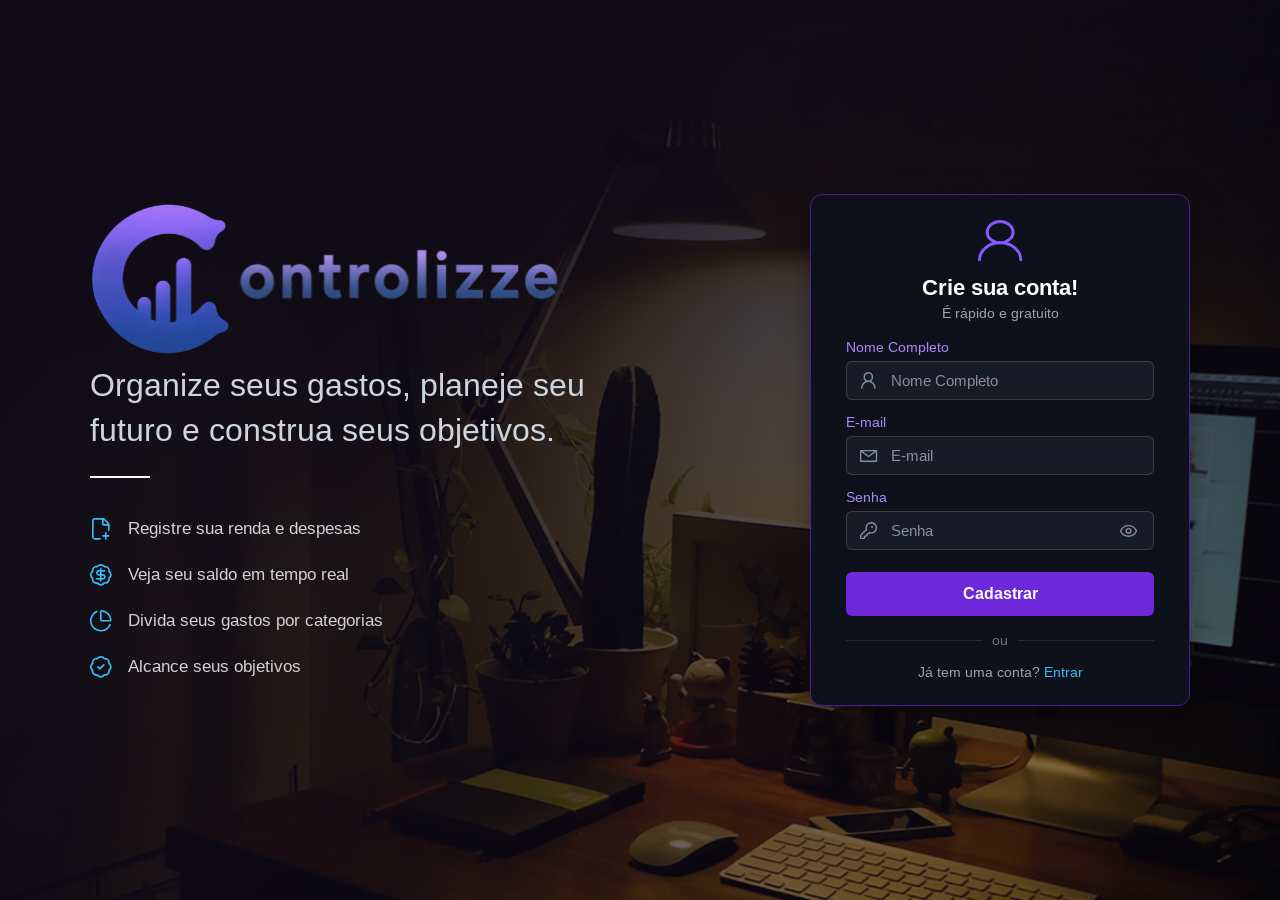
<file: telaCadastro/index.html>
<!DOCTYPE html>
<html lang="pt-br">
<head>
  <meta charset="UTF-8">
  <link rel="stylesheet" href="./css/style.css">
  <meta name="viewport" content="width=device-width, initial-scale=1.0">
  <title>Controlizze | Cadastro</title>
</head>
<body>

  <main class="main-container">
        
        <section class="info-section" aria-labelledby="info-title">

            <header class="logo">
                <img src="./assets/icons/Logotipo.svg" alt="Logotipo do site Controlizze">
            </header>
            
            <h2 id="info-title">Organize seus gastos, planeje seu futuro e construa seus objetivos.</h2>
            <hr class="divider">

            <ul class="benefits-list">
              <li>
                <img src="./assets/icons/papel.svg" alt="" aria-hidden="true" class="benefit-icon">
                <span>Registre sua renda e despesas</span>
              </li>

              <li>
                <img src="./assets/icons/dinheiro.svg" alt="" aria-hidden="true" class="benefit-icon">
                <span>Veja seu saldo em tempo real</span>
              </li>

              <li>
                <img src="./assets/icons/grafico.svg" alt="" aria-hidden="true" class="benefit-icon">
                <span>Divida seus gastos por categorias</span>
              </li>

              <li>
                <img src="./assets/icons/check.svg" alt="" aria-hidden="true" class="benefit-icon">
                <span>Alcance seus objetivos</span>
              </li>
            </ul>

        </section>

        <section class="form-section" aria-labelledby="form-title">
            <article class="card-register">
                
                <header class="form-header">
                    <img src="./assets/icons/cadastro.svg" alt="" aria-hidden="true" class="header-icon">
                    <h3 id="form-title">Crie sua conta!</h3>
                    <p class="subtitle">É rápido e gratuito</p>
                </header>

                <form action="#" method="POST">
                    <fieldset class="form-fields">
                        <legend class="sr-only">Dados de Cadastro</legend>

                        <div class="input-group">
                            <label for="name">Nome Completo</label>
                            <div class="input-wrapper">
                                <img src="./assets/icons/nome.svg" alt="" aria-hidden="true" class="input-icon">
                                <input type="text" id="name" name="name" placeholder="Nome Completo" required autocomplete="name">
                            </div>
                        </div>

                        <div class="input-group">
                            <label for="email">E-mail</label>
                            <div class="input-wrapper">
                                <img src="./assets/icons/mail.svg" alt="" aria-hidden="true" class="input-icon">
                                <input type="email" id="email" name="email" placeholder="E-mail" required autocomplete="email">
                            </div>
                        </div>

                        <div class="input-group">
                            <label for="password">Senha</label>
                            <div class="input-wrapper">
                                <img src="./assets/icons/senha.svg" alt="" aria-hidden="true" class="input-icon">
                                <input type="password" id="password" name="password" placeholder="Senha" required autocomplete="new-password">
                                <button type="button" class="btn-toggle-password" aria-label="Mostrar ou ocultar senha">
                                    <img src="./assets/icons/olho.svg" alt="" aria-hidden="true" class="eye-img">
                                </button>
                            </div>
                        </div>
                    </fieldset>

                    <button type="submit" class="btn-submit">Cadastrar</button>
                </form>

                <footer class="form-footer">
                    <div class="or-divider" role="separator">ou</div>
                    <p class="login-link">Já tem uma conta? <a href="/telaLogin/index.html">Entrar</a></p>
                </footer>

            </article>
        </section>

  </main>

  <script src="./js/script.js"></script>
</body>
</html>
</file>
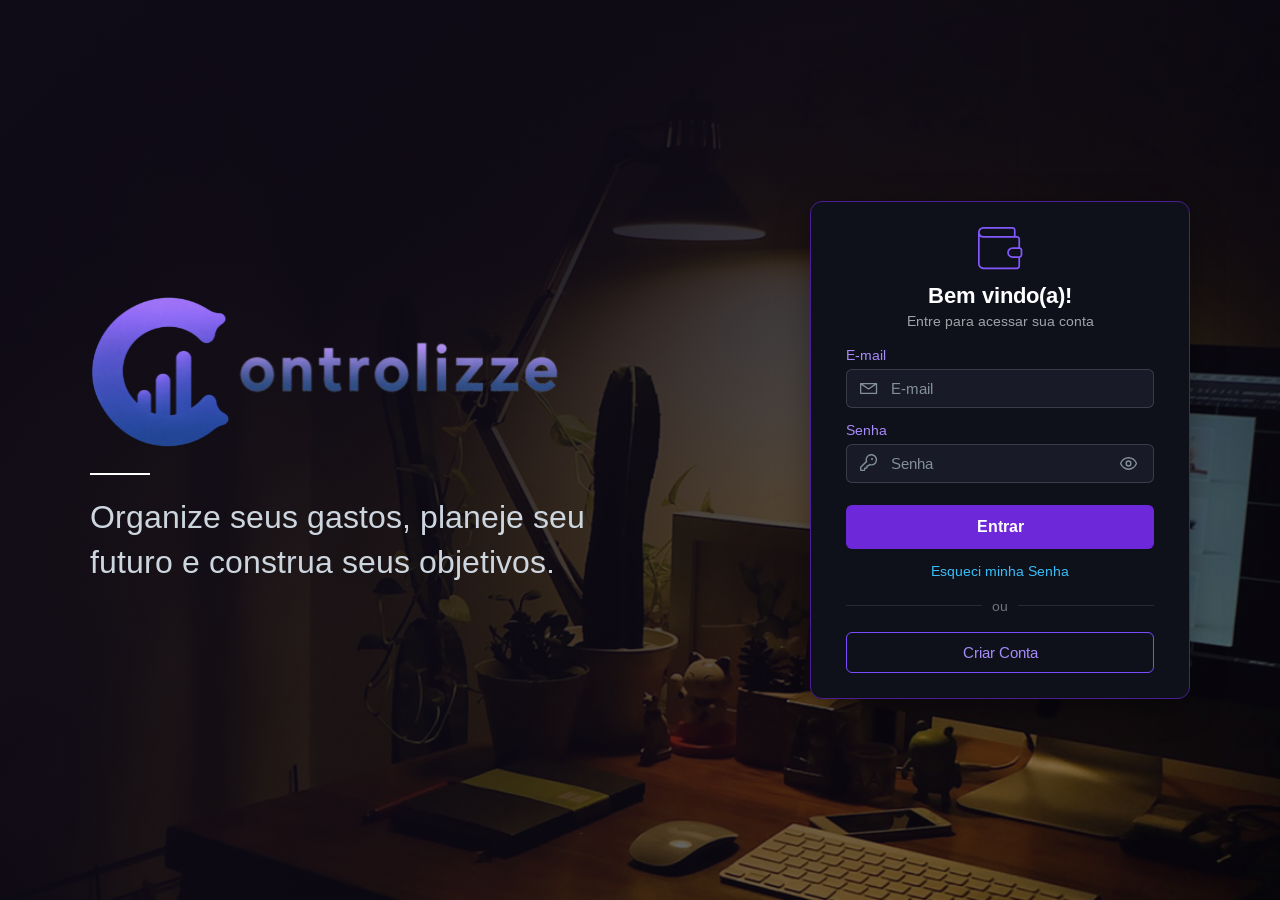
<file: telaLogin/index.html>
<!DOCTYPE html>
<html lang="pt-br">
<head>
  <meta charset="UTF-8">
  <link rel="stylesheet" href="./css/style.css">
  <meta name="viewport" content="width=device-width, initial-scale=1.0">
  <title>Controlizze | Login</title>
</head>
<body>

  <main class="main-container">
        
        <section class="info-section" aria-labelledby="info-title">
            <header class="logo">
                <img src="./assets/icons/Logotipo.svg" alt="Logotipo do site Controlizze">
            </header>
            
            <hr class="divider">
            <h2 id="info-title">Organize seus gastos, planeje seu futuro e construa seus objetivos.</h2>
        </section>

        <section class="form-section" aria-labelledby="form-title">
            <article class="card-login">
                
                <header class="form-header">
                    <img src="./assets/icons/carteira.svg" alt="" aria-hidden="true" class="header-icon">
                    <h3 id="form-title">Bem vindo(a)!</h3>
                    <p class="subtitle">Entre para acessar sua conta</p>
                </header>

                <form action="#" method="POST">
                    <fieldset class="form-fields">
                        <!-- CORREÇÃO 1: Texto ajustado para Login e tag </div> solta removida -->
                        <legend class="sr-only">Dados de Login</legend>

                        <div class="input-group">
                            <label for="email">E-mail</label>
                            <div class="input-wrapper">
                                <img src="./assets/icons/mail.svg" alt="" aria-hidden="true" class="input-icon">
                                <input type="email" id="email" name="email" placeholder="E-mail" required autocomplete="email">
                            </div>
                        </div>

                        <div class="input-group">
                            <label for="password">Senha</label>
                            <div class="input-wrapper">
                                <img src="./assets/icons/senha.svg" alt="" aria-hidden="true" class="input-icon">
                                <!-- CORREÇÃO 2: autocomplete ajustado para senha atual -->
                                <input type="password" id="password" name="password" placeholder="Senha" required autocomplete="current-password">
                                <button type="button" class="btn-toggle-password" aria-label="Mostrar ou ocultar senha">
                                    <img src="./assets/icons/olho.svg" alt="" aria-hidden="true" class="eye-img">
                                </button>
                            </div>
                        </div>
                    </fieldset>

                    <button type="submit" class="btn-submit">Entrar</button>
                    <a class="forgot-password" href="#">Esqueci minha Senha</a>
                </form>

                <footer class="form-footer">
                    <div class="or-divider" role="separator">ou</div>
                    <a href="/telaCadastro/index.html" class="btn-register-outline">Criar Conta</a>
                </footer>

            </article>
        </section>

  </main>

  <script src="./js/script.js"></script>
</body>
</html>
</file>
<file: telaCadastro/css/style.css>
@import url('https://fonts.googleapis.com/css2?family=Arimo:ital,wght@0,400..700;1,400..700&display=swap');

* {
    margin: 0;
    padding: 0;
    box-sizing: border-box;
    font-family: "Arimo", sans-serif;
}

body {
    background: linear-gradient(135deg, 
                    rgba(15, 11, 23, 1) 0%, 
                    rgba(15, 11, 23, 0.92) 35%, 
                    rgba(15, 11, 23, 0.4) 100%), 
                url('../assets/img/fundo.png') no-repeat;
    
    background-position: center; 
    background-size: cover;
    
    height: 100vh;
    display: flex;
    justify-content: center;
    align-items: center;
    color: #ffffff;
    overflow: hidden;
}


/* Esta escondendo elementos exclusivos para leitores de tela (Acessibilidade) */
.sr-only {
    position: absolute;
    width: 1px;
    height: 1px;
    padding: 0;
    margin: -1px;
    overflow: hidden;
    clip: rect(0, 0, 0, 0);
    border: 0;
}

/* 1. LAYOUT PRINCIPAL */

.main-container {
    display: flex;
    width: 100%;
    max-width: 1100px;
    justify-content: space-between;
    align-items: center;
    gap: 80px;
}

/* 2. SEÇÃO DA ESQUERDA */

.info-section {
    flex: 1;
    max-width: 550px;
}

.logo {
    display: block;
    margin-bottom: 3px;;
}

.logo img {
    width: 500px;
    height: auto;
    display: block;
}

.info-section h2 {
    font-size: 2rem;
    font-weight: 400;
    line-height: 1.4;
    margin-bottom: 1.5rem;
    color: #CDD6DF;
}

.divider {
    width: 60px;
    border: none;
    height: 2px;
    background-color: #ffffff;
    margin-bottom: 2.5rem;
}

/* Lista de Benefícios */
.benefits-list {
    list-style: none;
}

.benefits-list li {
    display: flex;
    align-items: center;
    gap: 16px;
    font-size: 1.05rem;
    margin-bottom: 1.5rem;
    color: #d1d1d6;
}

.benefit-icon {
    width: 22px;
    height: 22px;
    flex-shrink: 0;
    object-fit: contain;
}

/* 3. SEÇÃO DA DIREITA */

.form-section {
    flex: 1;
    display: flex;
    justify-content: flex-end;
}

.card-register {
    background-color: #0F111A;
    border: 1px solid #4C1D95;
    border-radius: 12px;
    padding: 25px 35px;
    width: 100%;
    max-width: 380px;
    text-align: center;
    backdrop-filter: blur(12px);
    box-shadow: 0 8px 32px 0 rgba(0, 0, 0, 0.37);
}

/* Cabeçalho do Card */

.form-header {
    margin-bottom: 18px;
}

.header-icon {
    width: 45px;
    height: auto;
    margin-bottom: 8px;
    object-fit: contain;
}

.card-register h3 {
    font-size: 1.4rem;
    font-weight: 600;
    margin-bottom: 4px;
    color: #ffffff;
}

.subtitle {
    font-size: 0.85rem;
    color: #a1a1aa;
}

/* Formulário e Inputs */

.form-fields {
    border: none;
    text-align: left;
}

.input-group {
    margin-bottom: 14px;
}

.input-group label {
    display: block;
    font-size: 0.85rem;
    color: #A78BFA;
    margin-bottom: 6px;
    font-weight: 500;
}

.input-wrapper {
    position: relative;
    display: flex;
    align-items: center;
}

.input-icon {
    position: absolute;
    left: 14px;
    width: 18px;
    height: 18px;
    object-fit: contain;
    pointer-events: none;
}

.input-wrapper input {
    width: 100%;
    padding: 10px 40px 10px 44px;
    background-color: rgba(30, 30, 46, 0.7);
    border: 1px solid rgba(255, 255, 255, 0.15);
    border-radius: 6px;
    color: #ffffff;
    font-size: 0.95rem;
    outline: none;
    transition: border-color 0.2s, background-color 0.2s;
}

.input-wrapper input:focus {
    border-color: #7c4dff;
    background-color: rgba(30, 30, 46, 0.9);
}

.input-wrapper input::placeholder {
    color: #82909B;
}

.btn-toggle-password {
    position: absolute;
    right: 12px;
    background: none;
    border: none;
    cursor: pointer;
    padding: 4px;
    display: flex;
    align-items: center;
    justify-content: center;
    z-index: 10;
}

.eye-img {
    width: 18px;
    height: 18px;
    object-fit: contain;
    transition: transform 0.15s ease, opacity 0.15s ease;
}

.btn-toggle-password::after {
    content: '';
    position: absolute;
    width: 22px;
    height: 2px;
    background-color: #a1a1aa;
    border-radius: 2px;
    transform: rotate(-45deg) scaleX(0); /* Começa invisível (escala 0) */
    transition: transform 0.25s cubic-bezier(0.4, 0, 0.2, 1);
    pointer-events: none;
}

.btn-toggle-password.is-visible::after {
    transform: rotate(-45deg) scaleX(1);
}

.btn-toggle-password.is-visible .eye-img {
    opacity: 0.6;
}

.btn-toggle-password.is-blinking .eye-img {
    transform: scaleY(0.1);
}

.btn-submit {
    width: 100%;
    padding: 12px;
    background-color: #6D28D9;
    color: #ffffff;
    border: none;
    border-radius: 6px;
    font-size: 1rem;
    font-weight: 600;
    cursor: pointer;
    margin-top: 8px;
    transition: background-color 0.2s, transform 0.1s;
}

.btn-submit:hover {
    background-color: #6200ea;
}

.btn-submit:active {
    transform: scale(0.98);
}

.or-divider {
    margin: 16px 0;
    font-size: 0.85rem;
    color: #71717a;
    display: flex;
    align-items: center;
    text-align: center;
}

.or-divider::before,
.or-divider::after {
    content: '';
    flex: 1;
    border-bottom: 1px solid rgba(255, 255, 255, 0.1);
}

.or-divider:not(:empty)::before {
    margin-right: .75em;
}

.or-divider:not(:empty)::after {
    margin-left: .75em;
}

/* Links do Rodapé */
.login-link {
    font-size: 0.9rem;
    color: #a1a1aa;
}

.login-link a {
    color: #38BDF8;
    text-decoration: none;
    font-weight: 500;
    transition: color 0.2s;
}

.login-link a:hover {
    color: #38BDF8;
    text-decoration: underline;
}
</file>
<file: telaLogin/css/style.css>
@import url('https://fonts.googleapis.com/css2?family=Arimo:ital,wght@0,400..700;1,400..700&display=swap');

* {
    margin: 0;
    padding: 0;
    box-sizing: border-box;
    font-family: "Arimo", sans-serif;
}

body {
    background: linear-gradient(135deg, 
                    rgba(15, 11, 23, 1) 0%, 
                    rgba(15, 11, 23, 0.92) 35%, 
                    rgba(15, 11, 23, 0.4) 100%), 
                url('../assets/img/fundo.png') no-repeat;
    
    background-position: center; 
    background-size: cover;
    
    height: 100vh;
    display: flex;
    justify-content: center;
    align-items: center;
    color: #ffffff;
    overflow: hidden;
}


/* Esta escondendo elementos exclusivos para leitores de tela (Acessibilidade) */
.sr-only {
    position: absolute;
    width: 1px;
    height: 1px;
    padding: 0;
    margin: -1px;
    overflow: hidden;
    clip: rect(0, 0, 0, 0);
    border: 0;
}

/* 2. LAYOUT PRINCIPAL */

.main-container {
    display: flex;
    width: 100%;
    max-width: 1100px;
    justify-content: space-between;
    align-items: center;
    gap: 80px;
}

/* 3. SEÇÃO DA ESQUERDA */

.info-section {
    flex: 1;
    max-width: 550px;
}

.logo {
    display: block;
    margin-bottom: 20px;
}

.logo img {
    width: 500px;
    height: auto;
    display: block;
}

.info-section h2 {
    font-size: 2rem;
    font-weight: 400;
    line-height: 1.4;
    margin-bottom: 1.5rem;
    color: #CDD6DF;
}

.divider {
    width: 60px;
    border: none;
    height: 2px;
    background-color: #ffffff;
    margin-bottom: 20px;
}

/* 4. SEÇÃO DA DIREITA */

.form-section {
    flex: 1;
    display: flex;
    justify-content: flex-end;
}

.card-login {
    background-color: #0F111A;
    border: 1px solid #4C1D95;
    border-radius: 12px;
    padding: 25px 35px;
    width: 100%;
    max-width: 380px;
    text-align: center;
    backdrop-filter: blur(12px);
    box-shadow: 0 8px 32px 0 rgba(0, 0, 0, 0.37);
}

/* Cabeçalho do Card */

.form-header {
    margin-bottom: 18px;
}

.header-icon {
    width: 45px;
    height: auto;
    margin-bottom: 8px;
    object-fit: contain;
}

.card-login h3 {
    font-size: 1.4rem;
    font-weight: 600;
    margin-bottom: 4px;
    color: #ffffff;
}

.subtitle {
    font-size: 0.85rem;
    color: #a1a1aa;
}

/* Formulário e Inputs */

.form-fields {
    border: none;
    text-align: left;
}

.input-group {
    margin-bottom: 14px;
}

.input-group label {
    display: block;
    font-size: 0.85rem;
    color: #A78BFA;
    margin-bottom: 6px;
    font-weight: 500;
}

.input-wrapper {
    position: relative;
    display: flex;
    align-items: center;
}

.input-icon {
    position: absolute;
    left: 14px;
    width: 18px;
    height: 18px;
    object-fit: contain;
    pointer-events: none;
}

.input-wrapper input {
    width: 100%;
    padding: 10px 40px 10px 44px;
    background-color: rgba(30, 30, 46, 0.7);
    border: 1px solid rgba(255, 255, 255, 0.15);
    border-radius: 6px;
    color: #ffffff;
    font-size: 0.95rem;
    outline: none;
    transition: border-color 0.2s, background-color 0.2s;
}

.input-wrapper input:focus {
    border-color: #7c4dff;
    background-color: rgba(30, 30, 46, 0.9);
}

.input-wrapper input::placeholder {
    color: #82909B;
}

.btn-toggle-password {
    position: absolute;
    right: 12px;
    background: none;
    border: none;
    cursor: pointer;
    padding: 4px;
    display: flex;
    align-items: center;
    justify-content: center;
    z-index: 10;
}

.eye-img {
    width: 18px;
    height: 18px;
    object-fit: contain;
    transition: transform 0.15s ease, opacity 0.15s ease;
}

.btn-toggle-password::after {
    content: '';
    position: absolute;
    width: 22px;
    height: 2px;
    background-color: #a1a1aa;
    border-radius: 2px;
    transform: rotate(-45deg) scaleX(0); /* Começa invisível (escala 0) */
    transition: transform 0.25s cubic-bezier(0.4, 0, 0.2, 1);
    pointer-events: none;
}

.btn-toggle-password.is-visible::after {
    transform: rotate(-45deg) scaleX(1);
}

.btn-toggle-password.is-visible .eye-img {
    opacity: 0.6;
}

.btn-toggle-password.is-blinking .eye-img {
    transform: scaleY(0.1);
}

.btn-submit {
    width: 100%;
    padding: 12px;
    background-color: #6D28D9;
    color: #ffffff;
    border: none;
    border-radius: 6px;
    font-size: 1rem;
    font-weight: 600;
    cursor: pointer;
    margin-top: 8px;
    margin-bottom: 12px;
    transition: background-color 0.2s, transform 0.1s;
}

.btn-submit:hover {
    background-color: #6200ea;
}

.btn-submit:active {
    transform: scale(0.98);
}

/* Link Esqueci minha senha unificado */
.forgot-password {
    display: inline-block;
    font-size: 0.9rem;
    color: #38BDF8;
    text-decoration: none;
    transition: color 0.2s;
}

.forgot-password:hover {
    color: #7dd3fc;
    text-decoration: underline;
}

/* Linha divisora "ou" */
.or-divider {
    margin: 18px 0;
    font-size: 0.85rem;
    color: #71717a;
    display: flex;
    align-items: center;
    text-align: center;
}

.or-divider::before,
.or-divider::after {
    content: '';
    flex: 1;
    border-bottom: 1px solid rgba(255, 255, 255, 0.1);
}

.or-divider:not(:empty)::before {
    margin-right: 0.75em;
}

.or-divider:not(:empty)::after {
    margin-left: 0.75em;
}

.btn-register-outline {
    display: block;
    width: 100%;
    padding: 11px;
    background-color: transparent;
    color: #A78BFA;
    border: 1px solid #7c4dff;
    border-radius: 6px;
    font-size: 0.95rem;
    font-weight: 500;
    text-decoration: none;
    transition: background-color 0.2s, border-color 0.2s;
}

.btn-register-outline:hover {
    background-color: rgba(98, 0, 234, 0.05);
    color: #a1a1aa;
    border-color: #7c4dff;
}

.btn-register-outline:active {
    transform: scale(0.98);
}
</file>
